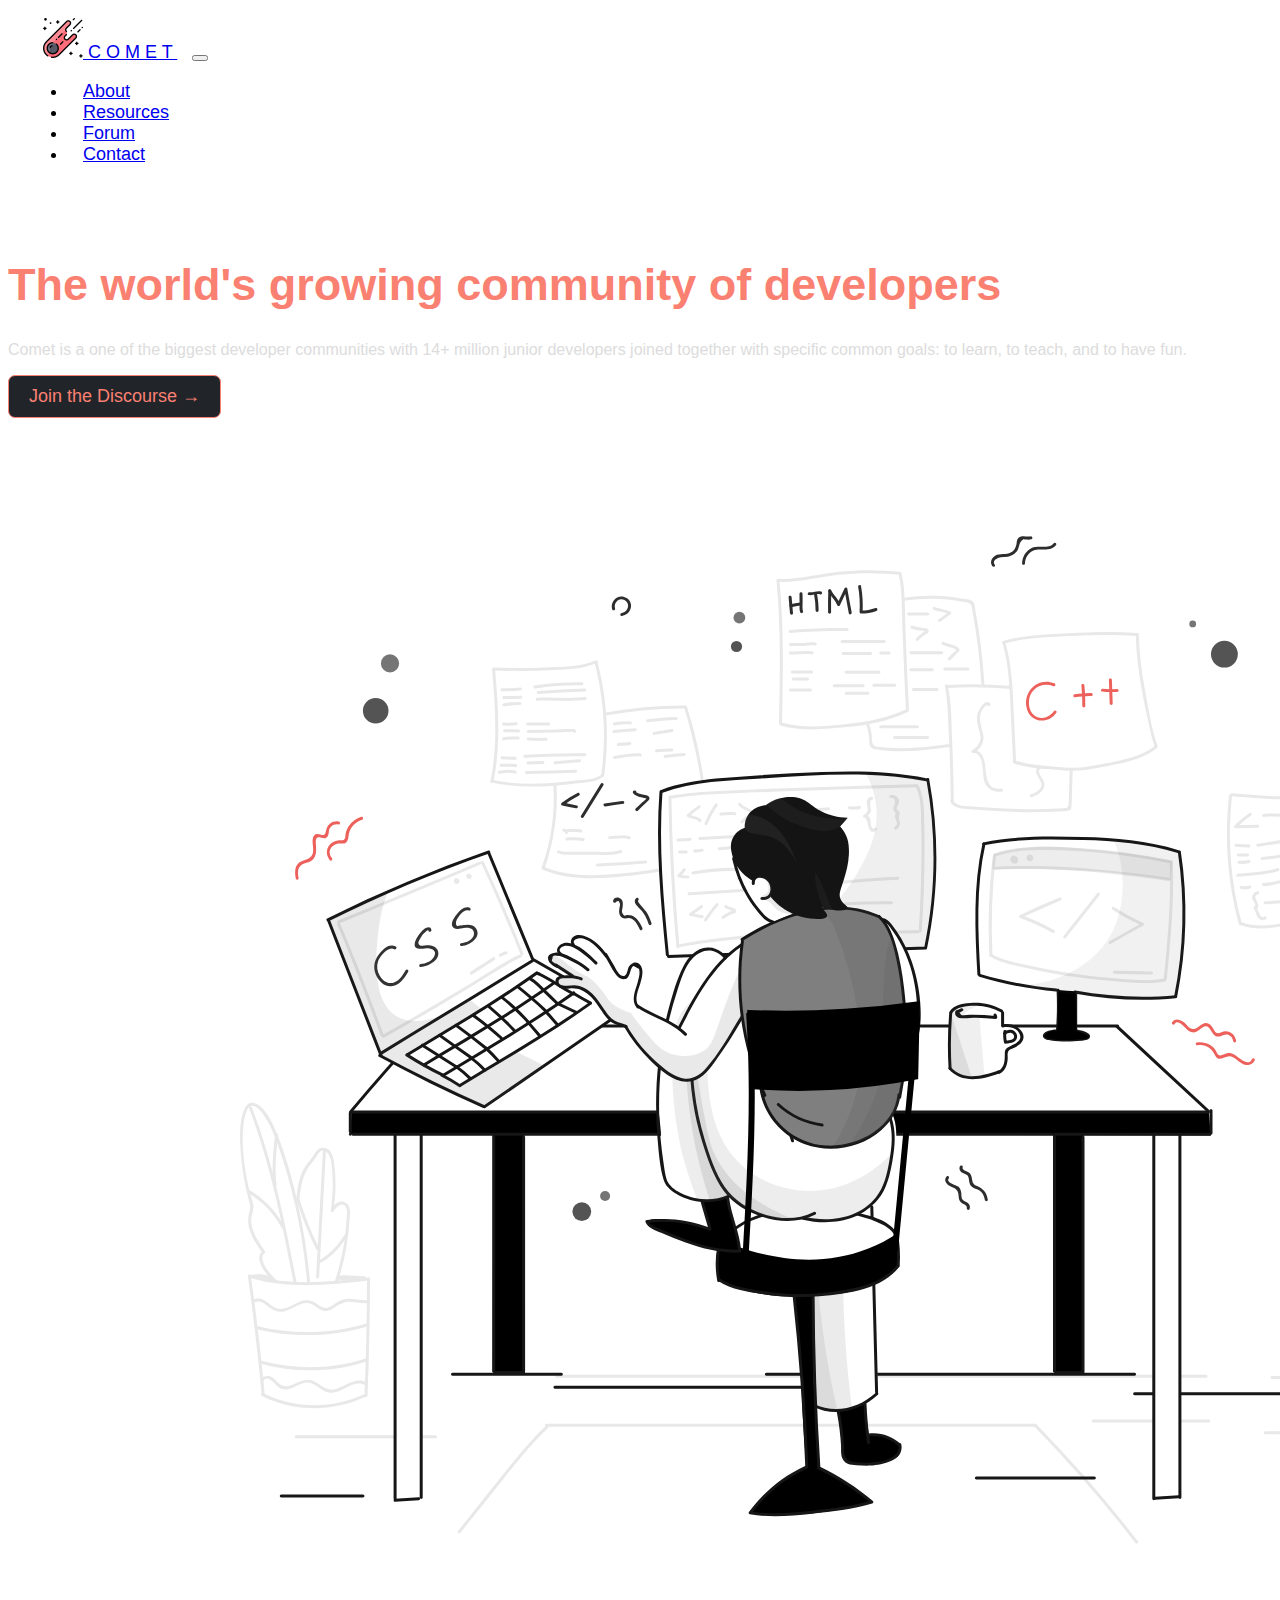
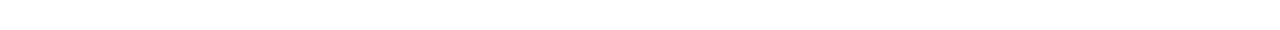
<file: 1 LandingPage/index.html>
<!DOCTYPE html>
<html lang="en">
    <head>
        <meta charset="UTF-8">
        <meta http-equiv="X-UA-Compatible" content="IE=edge">
        <meta name="viewport" content="width=device-width, initial-scale=1.0">
        <link href="https://cdn.jsdelivr.net/npm/bootstrap@5.0.2/dist/css/bootstrap.min.css" rel="stylesheet" integrity="sha384-EVSTQN3/azprG1Anm3QDgpJLIm9Nao0Yz1ztcQTwFspd3yD65VohhpuuCOmLASjC" crossorigin="anonymous">
        <link rel="stylesheet" href="style.css">
            <title>Comet</title>
    </head>

    <body>


     <nav class="navbar navbar-expand-sm bg-dark navbar-dark py-3">
        <div class="container">
         <a class="navbar-brand" href="#"> 
          <img src="img/comet.png">   C O M E T
        </a>

    <button 
        class="navbar-toggler" 
        type="button" 
        data-bs-toggler="collapse" 
        data-bs-target="#navmenu"
        >
        <span class="navbar-toggler-icon"></span>

    </button>

    <div class="collapse navbar-collapse" id="navmenu">
        
      
        <ul class="navbar-nav ms-auto">
          <li class="nav-item">
            <a class="nav-link" href="#">About</a>
          </li>
          <li class="nav-item">
            <a class="nav-link" href="#">Resources</a>
          </li>
          <li class="nav-item">
            <a class="nav-link" href="#">Forum</a>
          </li>

          <li class="nav-item">
            <a class="nav-link" href="#">Contact</a>
          </li>
        </ul>
    </div>
    </div>
    </nav>

    <section class="bg-dark text-dark p-5 text-center text-sm-start">

        <div class="container">
            <div class = "d-sm-flex align-items-center justify-content-between">
             <div>
                 <br>
                 <br>
                 <h1>The world's growing community of developers</span></h1>
         
                 <p class="lead my-5"> Comet is a one of the biggest developer communities with 14+ million junior developers joined together with specific common goals: to learn, to teach, and to have fun.</p>
                 
                 <button class="button button1">Join the Discourse  → </button>   
             </div>

                <img class="img-fluid w-50 d-none d-sm-block" src="img/vector1.svg" alt="">

            </div>
        </div>
     </section>

</body>
</html>
</file>
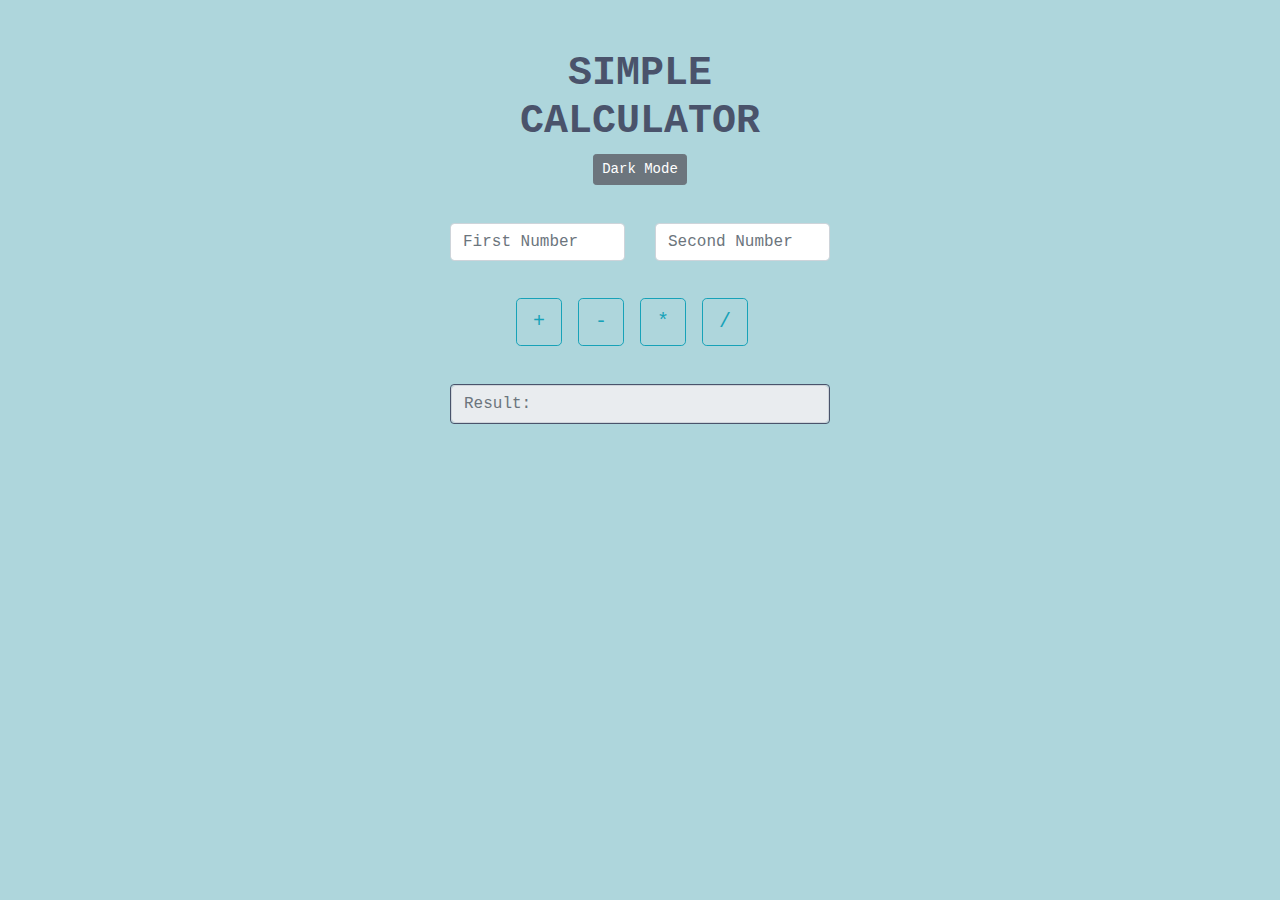
<file: Simple Calculator/index.html>
<!DOCTYPE html>
    <html lang="en">
    <head>
    <title>Simple Calculator</title>
        <meta charset="utf-8">
        <meta name="viewport" content="width=device-width, initial-scale=1">
        <link rel="stylesheet" href="https://maxcdn.bootstrapcdn.com/bootstrap/4.5.2/css/bootstrap.min.css">
        <script src="https://ajax.googleapis.com/ajax/libs/jquery/3.5.1/jquery.min.js"></script>
        <script src="https://cdnjs.cloudflare.com/ajax/libs/popper.js/1.16.0/umd/popper.min.js"></script>
        <script src="https://maxcdn.bootstrapcdn.com/bootstrap/4.5.2/js/bootstrap.min.js"></script>
        <link rel="stylesheet" href="style.css" >
    </head>

    <body> 

    <h1>SIMPLE CALCULATOR</h1>

    <div class="dmode">
    <button type="button" class="btn btn-secondary btn-sm" onclick="enableDarkMode()">Dark Mode</button>
    </div>

    <br>
        <form name="formcalc">
        <div class="row">
        <div class="col">
        <input type="number" class="form-control" id="num1" placeholder="First Number" name="num1">
        </div>
        <div class="col">
        <input type="number" class="form-control" id="num2" placeholder="Second Number" name="num2">
        </div>
        </div>
        </form>
    <br>

    <div class="center">
        <button type="button" class="btn btn-outline-info mr-3 btn-lg" id="add">+</button>
        <button type="button" class="btn btn-outline-info mr-3 btn-lg" id="sub">-</button>
        <button type="button" class="btn btn-outline-info mr-3 btn-lg" id="mul">*</button>
        <button type="button" class="btn btn-outline-info mr-3 btn-lg" id="div">/</button>
    </div>
    
    <br>
    
    <div class ="res">
    <input type="number" class="form-control" readonly id="result" placeholder="Result:">
    </div>
    
    <script src = "simpleCalculator.js"></script> 

    </body>
    </html>
</file>
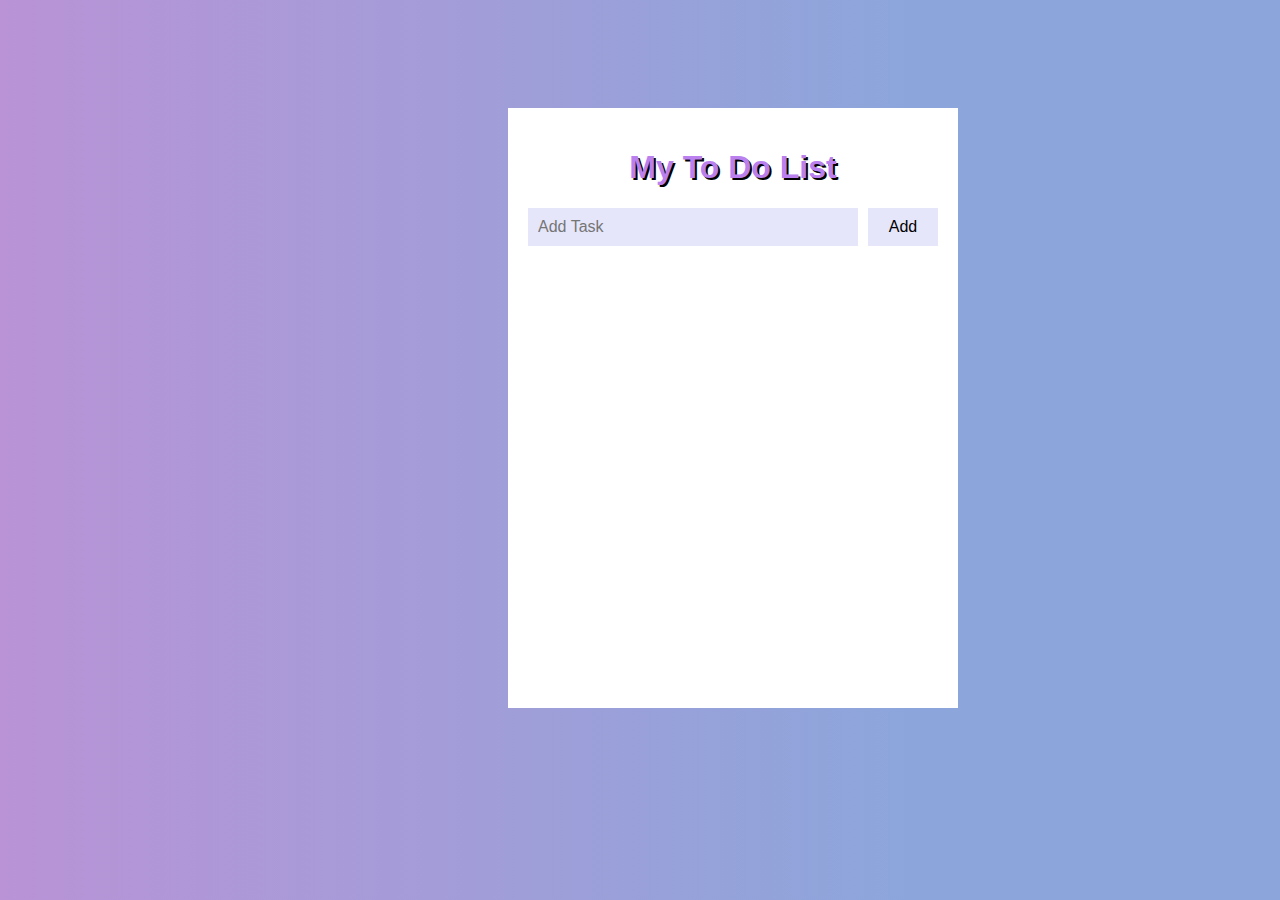
<file: To-Do List/index.html>
<!DOCTYPE html>
<html lang="en">
<head>
    <meta charset="UTF-8">
    <meta http-equiv="X-UA-Compatible" content="IE=edge">
    <meta name="viewport" content="width=device-width, initial-scale=1.0">
    <link rel="stylesheet" href="style.css" >
    <title>To-Do List</title>
</head>

<body>

<div class="container">
<div id="myDIV" class="header">
    <h1>My To Do List</h1>
    <input type="text" class="add" id="inputTask" placeholder="Add Task">
    <span onclick="addToDo()" class="addTask">Add</span>
  </div>
  
  <ul id="taskList">
  </ul>
  
</div>

        <script src="ToDoList.js"></script>
</body>
</html>
</file>
<file: 1 LandingPage/style.css>
h1 {
    
    color: Salmon;
    font-family: Arial, Helvetica, sans-serif;
    font-size: 45px;
  }

  p {
    
    color: Gainsboro;
    font-family: Arial, Helvetica, sans-serif;
    text-align: justify;
  }

  .button1 {
    padding: 10px 20px;
    background-color: #212529;
    border: 1px solid Salmon;
    border-radius: 7px;
    color: Salmon;
    font-family: Arial, Helvetica, sans-serif;
    font-size: 18px;
    text-align: center
  }
  
  .button1:hover {
    background-color: Salmon;
    color: white;
  }

  a { 
    margin:15px;
  }
  
  a:hover {
    background-color: Salmon;
    color: white;
    padding: 10px 20px;
  }

  nav {
    padding: 10px 20px;
    font-family: Arial, Helvetica, sans-serif;
    font-size: 18px;

  }
</file>
<file: Simple Calculator/style.css>
body {
  padding-top: 50px;
  padding-right: 450px;
  padding-bottom: 50px;
  padding-left: 450px;
  background-color: #aed6dc;
  color: #4a536b;
  font-size: 25px;
  font-family: "Courier New", monospace; 
}

.dmode {
  display: flex;
  justify-content: center;
  align-items: center;
}

.dark-mode {
  background-color: #4a536b;
  color: #aed6dc;
}

h1 {
    text-align: center;
    font-weight: bold;
}

.form {
  width: 10%;
  display: flex;
  justify-content: center;
  align-items: center;
}

.res{
  display: flex;
  justify-content: center;
  align-items: center;
  border: 1px solid #4a536b;
  border-radius: 4px;
}

.center {
  display: flex;
  justify-content: center;
  align-items: center;
}
</file>
<file: To-Do List/style.css>
body {

  padding-top: 100px;
  padding-right:500px;
  padding-bottom: 100px;
  padding-left: 500px;
  background: rgb(185,147,214);
  background: linear-gradient(90deg, rgba(185,147,214,1) 0%, rgba(140,166,219,1) 71%);
  font-family:Tahoma, sans-serif;
}

h1{
  
  font-family:Tahoma, sans-serif;
  text-align: center;
  color: #B980EE;
  text-shadow: 2px 2px black;
}

* {
  box-sizing: border-box;
}

ul {
  margin: 0;
  padding: 0;
}

.container {
  width: 450px;
  height: 600px;
  padding: 20px 20px;
  color: white;
  text-align: center;
  background: white;
}

ul li {
  cursor: pointer;
  position: relative;
  margin-top: 10px;
  padding-top: 10px;
  padding-right:10px;
  padding-bottom: 12px;
  padding-left: 10px;
  list-style-type: none;
  background: #Cea2fd;
  color: #8A2BE2;
  font-size: 16px;
  transition: 0.2s;
  width:410px;
  text-align: left;
  
  -webkit-user-select: none;
  -moz-user-select: none;
  -ms-user-select: none;
  user-select: none;
}

ul li:hover {
  background: #B980EE;
  color: ghostwhite;
  
}

ul li.checked {
  background: #F3EAFC;
  color: #B980EE;
  text-decoration: line-through;
}

.close {
  position: absolute;
  right: 0;
  top: 0;
  padding: 12px 16px 12px 16px;
}

.close:hover {
  background-color: #ff726f;
  color: white;
}

.header:after {
  content: "";
  display: table;
  clear: both;
}

.add {
  margin: 0;
  border: none;
  border-radius: 0;
  width: 330px;
  padding: 10px;
  float: left;
  font-size: 16px;
  background: #E6E6FA;
  
}

.addTask {
  padding: 10px;
  margin-left: 10px;
  width: 70px;
  background: #E6E6FA;
  color:black;
  float: left;
  text-align: center;
  font-size: 16px;
  cursor: pointer;
  transition: 0.3s;
  border-radius: 0;
  border:2px;
  font-family:Tahoma, sans-serif;
  
}

.addTask:hover {
  background-color: rgba(140,166,219,1);
}
</file>
